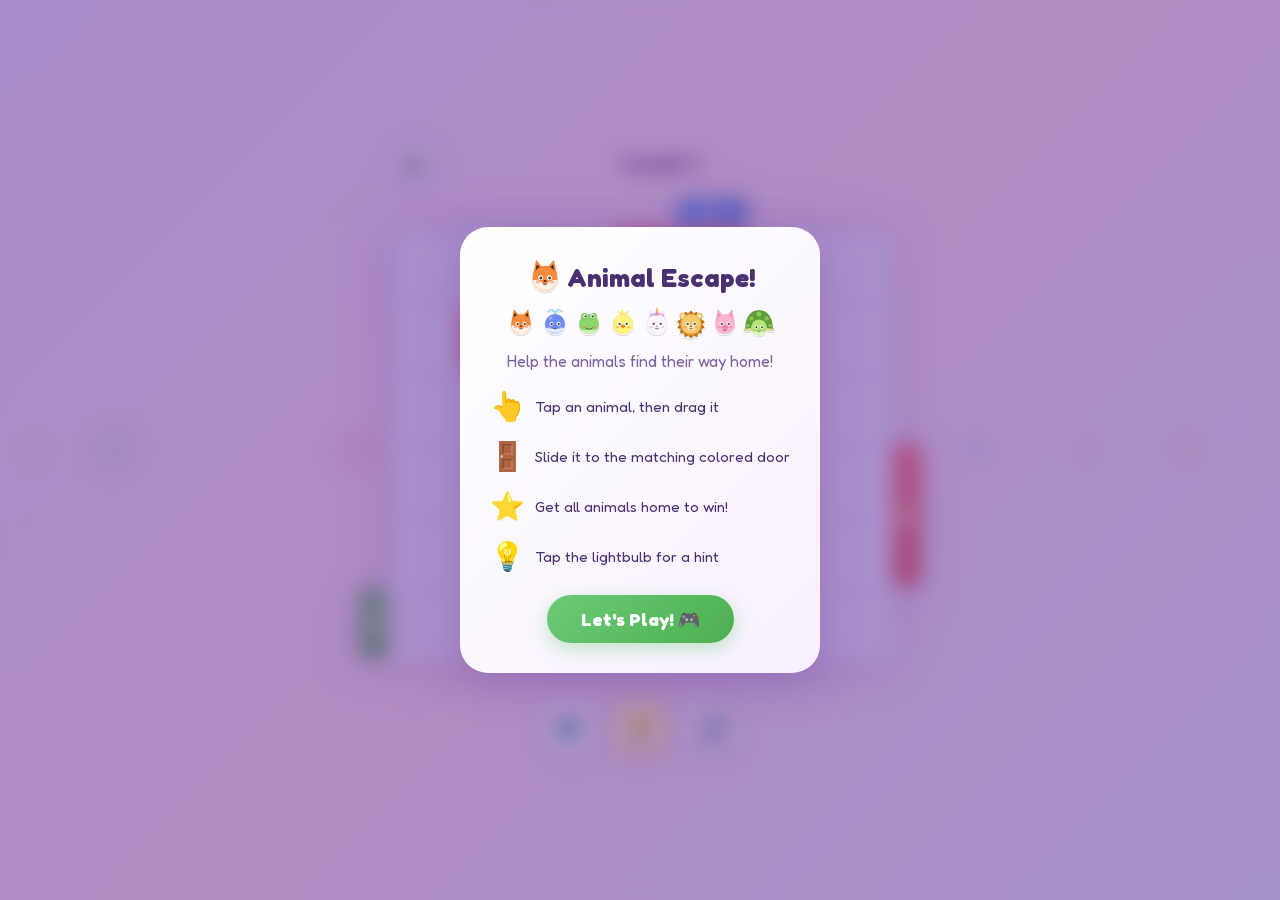
<file: index.html>
<!DOCTYPE html>
<html lang="en">
<head>
<meta charset="UTF-8">
<meta name="viewport" content="width=device-width, initial-scale=1.0, user-scalable=no, viewport-fit=cover">
<meta name="apple-mobile-web-app-capable" content="yes">
<meta name="apple-mobile-web-app-status-bar-style" content="black-translucent">
<meta name="apple-mobile-web-app-title" content="Animal Escape">
<meta name="theme-color" content="#ff6b9d">
<title>Animal Escape! 🦊</title>

<link rel="manifest" href="manifest.webmanifest">
<link rel="apple-touch-icon" sizes="180x180" href="icons/icon-180.png">
<link rel="icon" type="image/svg+xml" href="icons/icon.svg">

<link rel="stylesheet" href="css/style.css">
</head>
<body>

<div id="fw"></div>
<div id="hf">👆</div>
<div id="toast"></div>

<!-- Tutorial -->
<div id="tutorial">
  <div id="tutBox">
    <h2><span data-critter="red"></span>Animal Escape!</h2>
    <div class="tutCritters">
      <span data-critter="red"></span><span data-critter="blue"></span><span data-critter="green"></span><span data-critter="yellow"></span>
      <span data-critter="purple"></span><span data-critter="orange"></span><span data-critter="pink"></span><span data-critter="teal"></span>
    </div>
    <p>Help the animals find their way home!</p>
    <div class="tutStep"><span class="emoji">👆</span><span>Tap an animal, then drag it</span></div>
    <div class="tutStep"><span class="emoji">🚪</span><span>Slide it to the matching colored door</span></div>
    <div class="tutStep"><span class="emoji">⭐</span><span>Get all animals home to win!</span></div>
    <div class="tutStep"><span class="emoji">💡</span><span>Tap the lightbulb for a hint</span></div>
    <button id="tutBtn">Let's Play! 🎮</button>
  </div>
</div>

<!-- Level select -->
<div id="ls">
  <div id="lsb">
    <div id="lsh">
      <h2>🗺️ Choose Level</h2>
      <button id="lsx" aria-label="Close">✕</button>
    </div>
    <div id="lgrid"></div>
    <div id="lsf">
      <button id="resetAllBtn" title="Press and hold to clear all stars">🗑️ Hold to clear all stars</button>
      <button id="updateBtn" title="Get the newest version of the game">🔄 Check for update</button>
      <span id="appVersion"></span>
    </div>
  </div>
</div>

<!-- Win overlay -->
<div id="ov">
  <div id="ob">
    <div id="oe">🎉</div>
    <div id="ot">Amazing!</div>
    <div id="winStars"></div>
    <div id="winMsg"></div>
    <button id="obtn">Next Level ▶</button>
  </div>
</div>

<!-- Top bar -->
<div id="topBar">
  <button id="soundBtn" aria-label="Toggle sound">🔊</button>
  <div id="ll">Level 1</div>
  <div id="moveCount"></div>
</div>

<!-- Game -->
<div id="gc">
  <div id="bw"><div id="board"></div></div>
  <div id="ctrl">
    <button class="btn" id="mapBtn" aria-label="Levels">🗺️</button>
    <button class="btn" id="hb" aria-label="Hint">💡</button>
    <button class="btn" id="resetBtn" aria-label="Reset level">🔄</button>
  </div>
</div>

<script type="module" src="js/main.js"></script>
</body>
</html>
</file>
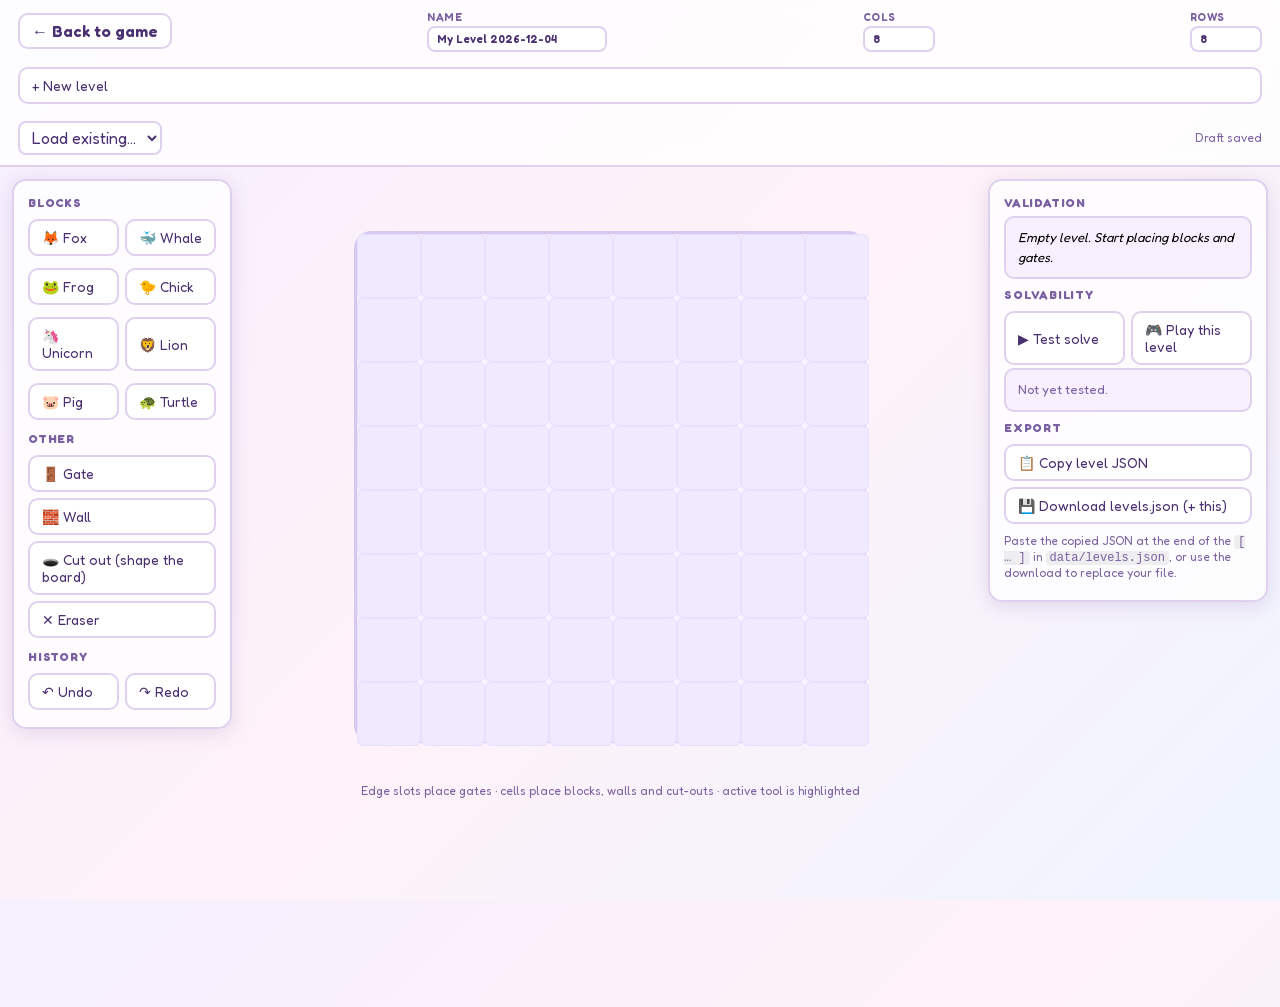
<file: editor.html>
<!DOCTYPE html>
<html lang="en">
<head>
<meta charset="UTF-8">
<meta name="viewport" content="width=1100">
<title>Animal Escape — Level Editor</title>
<link rel="stylesheet" href="css/style.css">
<link rel="stylesheet" href="css/editor.css">
</head>
<body class="editor">

<header id="topBar">
  <a id="backLink" href="index.html">← Back to game</a>
  <label class="field">Name
    <input id="levelLabel" type="text" value="My Level" maxlength="28">
  </label>
  <label class="field">Cols
    <input id="cols" type="number" min="4" max="12" value="8">
  </label>
  <label class="field">Rows
    <input id="rows" type="number" min="4" max="12" value="8">
  </label>
  <button id="newLevel" class="primary">+ New level</button>
  <select id="loadLevel">
    <option value="">Load existing…</option>
  </select>
  <span id="autosaveIndicator" class="muted">Draft saved</span>
</header>

<div id="workbench">

  <!-- Left: tools -->
  <aside id="leftPanel">
    <h3>Blocks</h3>
    <div id="colorPalette" class="toolGroup"></div>
    <div id="blockOptions" class="toolOptions" hidden>
      <label>Direction
        <select id="blockDir">
          <option value="free">Free (any)</option>
          <option value="h">Horizontal only</option>
          <option value="v">Vertical only</option>
        </select>
      </label>
      <label>Frozen
        <select id="blockIce">
          <option value="0">No</option>
          <option value="1">❄ until 1 animal is home</option>
          <option value="2">❄❄ until 2 are home</option>
          <option value="3">❄❄❄ until 3 are home</option>
        </select>
      </label>
      <label class="check"><input id="blockKey" type="checkbox"> 🔑 Carries the key</label>
      <label class="check"><input id="blockLock" type="checkbox"> 🔒 Padlocked (opens when the key is home)</label>
      <p class="hint">Click cells to build the block. Same-color cells merge. Click an existing cell to remove it.</p>
      <button id="finishBlock" class="primary">✓ Finish block</button>
      <button id="cancelBlock">Cancel</button>
    </div>

    <h3>Other</h3>
    <button class="tool" data-tool="gate">🚪 Gate</button>
    <div id="gateOptions" class="toolOptions" hidden>
      <label>Color
        <select id="gateColor"></select>
      </label>
      <label>Size
        <select id="gateSize">
          <option value="1">1 cell</option>
          <option value="2">2 cells</option>
          <option value="3">3 cells</option>
        </select>
      </label>
      <label class="check"><input id="gateLock" type="checkbox"> 🔒 Padlocked</label>
      <p class="hint">Click on an outside-edge slot to place.</p>
    </div>

    <button class="tool" data-tool="wall">🧱 Wall</button>
    <button class="tool" data-tool="hole">🕳️ Cut out (shape the board)</button>
    <button class="tool" data-tool="eraser">✕ Eraser</button>

    <h3>History</h3>
    <div class="row">
      <button id="undoBtn" title="Cmd/Ctrl + Z">↶ Undo</button>
      <button id="redoBtn" title="Cmd/Ctrl + Shift + Z">↷ Redo</button>
    </div>
  </aside>

  <!-- Center: board -->
  <main id="editorStage">
    <div id="editorWrap">
      <div id="editorBoard"></div>
    </div>
    <p class="legend muted">Edge slots place gates · cells place blocks, walls and cut-outs · active tool is highlighted</p>
  </main>

  <!-- Right: validation / actions -->
  <aside id="rightPanel">
    <h3>Validation</h3>
    <div id="validation" class="panel">Loading…</div>

    <h3>Solvability</h3>
    <div class="row">
      <button id="checkSolvable">▶ Test solve</button>
      <button id="testPlay">🎮 Play this level</button>
    </div>
    <div id="solveResult" class="panel muted">Not yet tested.</div>

    <h3>Export</h3>
    <button id="copyJson" class="primary full">📋 Copy level JSON</button>
    <button id="downloadAll" class="full">💾 Download levels.json (+ this)</button>
    <p class="hint">Paste the copied JSON at the end of the <code>[ … ]</code> in <code>data/levels.json</code>, or use the download to replace your file.</p>
  </aside>

</div>

<!-- Toast notifications -->
<div id="editorToast"></div>

<script type="module" src="js/editor/main.js"></script>
</body>
</html>
</file>
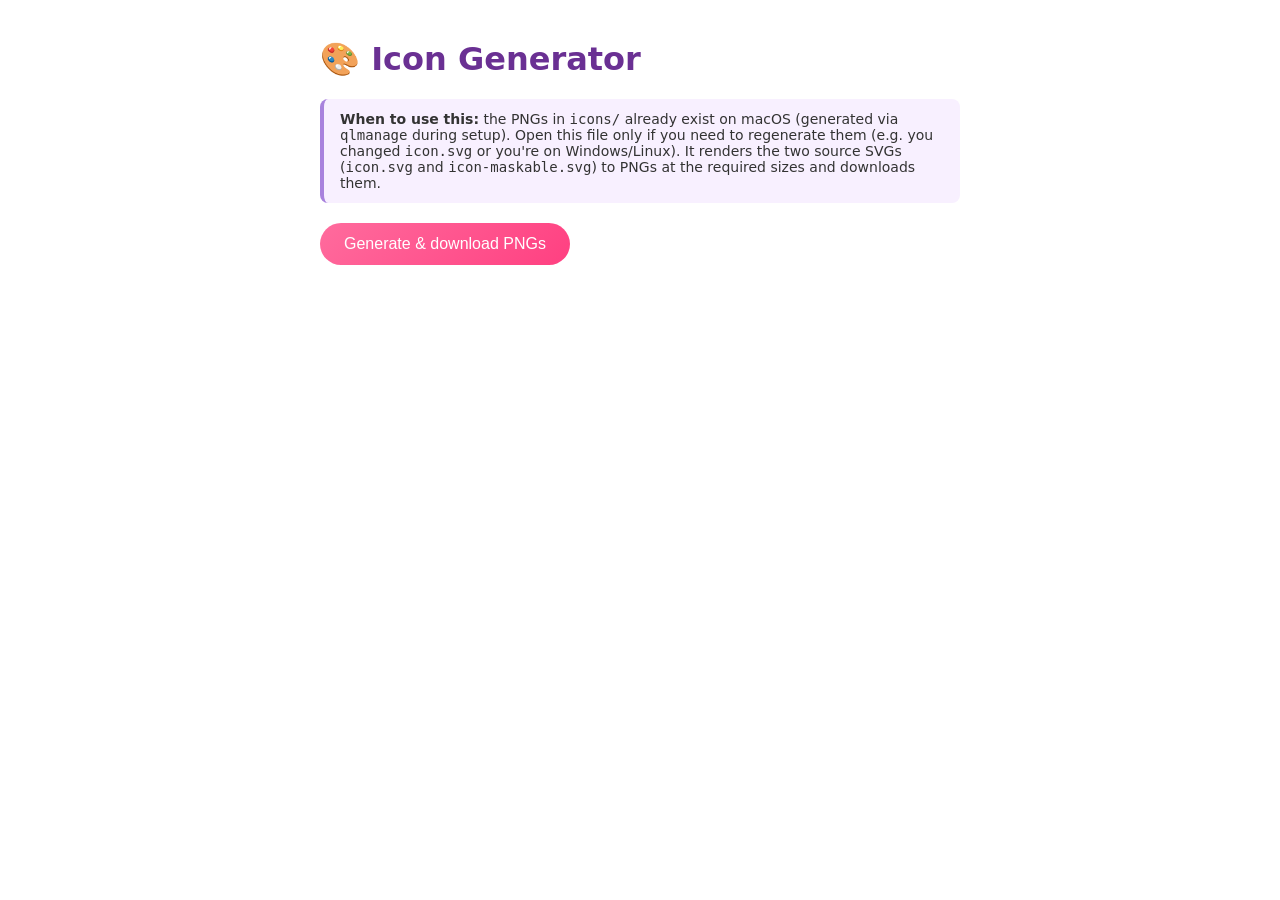
<file: icons/generate.html>
<!DOCTYPE html>
<html>
<head>
<meta charset="UTF-8">
<title>Icon Generator</title>
<style>
  body { font-family: system-ui, sans-serif; max-width: 640px; margin: 40px auto; padding: 0 20px; color: #333; }
  h1 { color: #6a3093; }
  .row { display: flex; gap: 12px; flex-wrap: wrap; margin: 20px 0; }
  canvas { border: 1px solid #ddd; border-radius: 8px; background: #fafafa; }
  button { background: linear-gradient(135deg, #ff6b9d, #ff4081); color: white; border: none; padding: 12px 24px; border-radius: 24px; font-size: 16px; cursor: pointer; }
  button:hover { transform: scale(1.04); }
  .note { background: #f8f0ff; border-left: 4px solid #a882dd; padding: 12px 16px; border-radius: 8px; font-size: 14px; }
</style>
</head>
<body>
<h1>🎨 Icon Generator</h1>
<div class="note">
  <strong>When to use this:</strong> the PNGs in <code>icons/</code> already exist on macOS (generated via <code>qlmanage</code> during setup).
  Open this file only if you need to regenerate them (e.g. you changed <code>icon.svg</code> or you're on Windows/Linux).
  It renders the two source SVGs (<code>icon.svg</code> and <code>icon-maskable.svg</code>) to PNGs at the required sizes and downloads them.
</div>
<div class="row">
  <button onclick="generate()">Generate &amp; download PNGs</button>
</div>
<div class="row" id="preview"></div>
<script>
const SIZES = [
  { src: 'icon.svg', name: 'icon-180.png', w: 180 },
  { src: 'icon.svg', name: 'icon-192.png', w: 192 },
  { src: 'icon.svg', name: 'icon-512.png', w: 512 },
  { src: 'icon-maskable.svg', name: 'icon-maskable-512.png', w: 512 },
];

async function loadSvg(path) {
  const r = await fetch(path);
  const text = await r.text();
  return 'data:image/svg+xml;charset=utf-8,' + encodeURIComponent(text);
}

async function render(src, size) {
  const url = await loadSvg(src);
  const img = new Image();
  img.crossOrigin = 'anonymous';
  img.src = url;
  await new Promise((res, rej) => { img.onload = res; img.onerror = rej; });
  const canvas = document.createElement('canvas');
  canvas.width = canvas.height = size;
  const ctx = canvas.getContext('2d');
  ctx.drawImage(img, 0, 0, size, size);
  return canvas;
}

async function generate() {
  const preview = document.getElementById('preview');
  preview.innerHTML = '';
  for (const { src, name, w } of SIZES) {
    const canvas = await render(src, w);
    preview.appendChild(canvas);
    canvas.toBlob(blob => {
      const a = document.createElement('a');
      a.href = URL.createObjectURL(blob);
      a.download = name;
      document.body.appendChild(a);
      a.click();
      a.remove();
    }, 'image/png');
  }
}
</script>
</body>
</html>
</file>
<file: css/style.css>
/* Fredoka (SIL Open Font License) — self-hosted so the game renders identically offline.
   Variable font covering weights 300–700; two unicode subsets from Google Fonts v17. */
@font-face {
  font-family: 'Fredoka';
  font-style: normal;
  font-weight: 300 700;
  font-display: swap;
  src: url('../fonts/fredoka-latin.woff2') format('woff2');
  unicode-range: U+0000-00FF, U+0131, U+0152-0153, U+02BB-02BC, U+02C6, U+02DA, U+02DC, U+0304, U+0308, U+0329, U+2000-206F, U+20AC, U+2122, U+2191, U+2193, U+2212, U+2215, U+FEFF, U+FFFD;
}
@font-face {
  font-family: 'Fredoka';
  font-style: normal;
  font-weight: 300 700;
  font-display: swap;
  src: url('../fonts/fredoka-latin-ext.woff2') format('woff2');
  unicode-range: U+0100-02BA, U+02BD-02C5, U+02C7-02CC, U+02CE-02D7, U+02DD-02FF, U+0304, U+0308, U+0329, U+1D00-1DBF, U+1E00-1E9F, U+1EF2-1EFF, U+2020, U+20A0-20AB, U+20AD-20C0, U+2113, U+2C60-2C7F, U+A720-A7FF;
}

* { box-sizing: border-box; margin: 0; padding: 0; touch-action: manipulation; }

:root {
  --bg1: #f0e6ff;
  --bg2: #ffe6f0;
  --bg3: #e6f0ff;
  --panel: #ffffffcc;
  --panel-border: #e0d0f0;
  --text: #4a3070;
  --text-light: #7a60a0;
  --accent: #ff6b9d;
  --accent2: #ffd93d;
  --accent3: #6bcb77;
  --shadow: 0 4px 20px rgba(100, 60, 150, 0.15);
}

body {
  background: linear-gradient(135deg, var(--bg1) 0%, var(--bg2) 50%, var(--bg3) 100%);
  font-family: 'Fredoka', -apple-system, BlinkMacSystemFont, sans-serif;
  height: 100dvh;
  display: flex;
  flex-direction: column;
  align-items: center;
  justify-content: center;
  overflow: hidden;
  user-select: none;
  -webkit-user-select: none;
  -webkit-tap-highlight-color: transparent;
  position: relative;
}

/* ── Background bubbles ───────────────────────────────────────── */
.bubble {
  position: fixed;
  border-radius: 50%;
  opacity: 0.25;
  pointer-events: none;
  z-index: 0;
  animation: floatBubble linear infinite;
}
@keyframes floatBubble {
  0%   { transform: translateY(100vh) scale(0.5) rotate(0deg); }
  100% { transform: translateY(-20vh) scale(1.2) rotate(360deg); }
}

/* ── Top bar ─────────────────────────────────────────────────── */
#topBar {
  display: flex;
  align-items: center;
  justify-content: space-between;
  width: 100%;
  max-width: 520px;
  padding: 6px 14px;
  z-index: 10;
  position: relative;
}
#ll { font-size: 22px; font-weight: 700; color: var(--text); text-shadow: 0 1px 0 #fff; letter-spacing: 0.5px; }
#starBar { display: flex; gap: 3px; font-size: 20px; }
#moveCount { font-size: 15px; color: var(--text-light); font-weight: 500; }

#soundBtn {
  background: var(--panel);
  border: 2px solid var(--panel-border);
  border-radius: 50%;
  width: 42px;
  height: 42px;
  font-size: 20px;
  cursor: pointer;
  display: flex;
  align-items: center;
  justify-content: center;
  box-shadow: var(--shadow);
  transition: transform 0.15s;
}
#soundBtn:active { transform: scale(0.9); }

/* ── Game container ──────────────────────────────────────────── */
#gc {
  position: relative;
  display: flex;
  flex-direction: column;
  align-items: center;
  gap: 10px;
  padding: 8px;
  width: 100%;
  max-width: 520px;
  z-index: 10;
}
/* The board is a drag surface: stop iOS treating a drag as a pan/zoom and cancelling it. */
#bw, #bw * { touch-action: none; }
#bw { position: relative; overflow: visible; filter: drop-shadow(0 6px 24px rgba(100, 50, 150, 0.2)); }
#board {
  display: grid;
  background: #f8f4ff;
  border-radius: 18px;
  border: 3px solid #d8c8f0;
  position: relative;
  box-shadow: inset 0 2px 8px rgba(100, 60, 150, 0.1);
}
.cell {
  background: #f0eaff;
  border: 1px solid #e8deff;
  border-radius: 6px;
  transition: background 0.2s;
}

/* ── Blocks ─────────────────────────────────────────────────── */
.bg {
  position: absolute;
  pointer-events: all;
  cursor: grab;
  z-index: 10;
  transition: filter 0.15s;
  will-change: transform;
  animation: idleBob 3.2s ease-in-out infinite;
}
.bg:hover { filter: brightness(1.08); }
.bg.sel {
  z-index: 20;
  cursor: grabbing;
  animation: idleBob 3.2s ease-in-out infinite, selectPulse 1.2s ease-in-out infinite;
}
.bg.drag {
  z-index: 30;
  cursor: grabbing;
  animation: none;
  filter: brightness(1.1) drop-shadow(0 6px 14px rgba(100, 50, 150, 0.35));
}
/* Bumped into something while dragging: wiggle the art (the block itself carries the drag transform). */
.bg.bump > svg, .bg.bump > .da, .bg.bump > .face { animation: bumpWobble 0.24s ease-in-out; }
@keyframes bumpWobble {
  0%, 100% { transform: rotate(0deg); }
  25%      { transform: rotate(-4deg); }
  75%      { transform: rotate(4deg); }
}
.bg.exiting {
  z-index: 40;
  pointer-events: none;
  animation: none;
  /* ease-in on opacity keeps the happy face visible for most of the exit */
  transition: transform 0.42s cubic-bezier(0.4, 0.0, 0.6, 1), opacity 0.42s ease-in, filter 0.42s ease-in;
}

@keyframes idleBob {
  0%, 100% { transform: translateY(0) rotate(0deg); }
  50%      { transform: translateY(-1.5px) rotate(0.6deg); }
}
@keyframes selectPulse {
  0%, 100% { filter: brightness(1.05) drop-shadow(0 0 6px rgba(255, 255, 255, 0.5)); }
  50%      { filter: brightness(1.18) drop-shadow(0 0 14px rgba(255, 255, 255, 0.85)); }
}

.da { position: absolute; pointer-events: none; z-index: 11; }
.da svg { width: 100%; height: 100%; display: block; }

/* ── Animal heads (drawn by js/critters.js) ─────────────────── */
.face { position: absolute; pointer-events: none; z-index: 12; }
.face .critter { display: block; width: 100%; height: 100%; overflow: visible; }
.critter { overflow: visible; }
/* Blink: the lid (same colour as the face) drops over the eye for a moment.
   Each head gets its own --blink delay so the board doesn't blink in unison. */
.critter .lid {
  transform-box: fill-box;
  transform-origin: 50% 0;
  transform: scaleY(0);
  animation: critterBlink 4.6s ease-in-out infinite;
  animation-delay: var(--blink, 0s);
}
@keyframes critterBlink {
  0%, 93%, 100% { transform: scaleY(0); }
  95.5%, 97.5%  { transform: scaleY(1); }
}

/* ── Gates ──────────────────────────────────────────────────── */
.gate {
  position: absolute;
  z-index: 5;
  display: flex;
  align-items: center;
  justify-content: center;
  font-size: 18px;
  opacity: 0.95;
  font-weight: 700;
  border-radius: 12px !important;
  animation: gateGlow 2s ease-in-out infinite alternate;
  overflow: hidden;
}
.gate::before {
  content: '';
  position: absolute;
  inset: 4px;
  border-radius: 8px;
  border: 2px dashed rgba(255, 255, 255, 0.55);
  pointer-events: none;
}
@keyframes gateGlow {
  0%   { filter: brightness(1) saturate(1); }
  100% { filter: brightness(1.18) saturate(1.1); }
}

/* ── Controls ───────────────────────────────────────────────── */
#ctrl { display: flex; gap: 14px; align-items: center; z-index: 10; }
.btn {
  background: var(--panel);
  border: 2.5px solid var(--panel-border);
  color: var(--text);
  font-size: 26px;
  width: 58px;
  height: 58px;
  border-radius: 18px;
  cursor: pointer;
  display: flex;
  align-items: center;
  justify-content: center;
  box-shadow: var(--shadow);
  transition: transform 0.12s, box-shadow 0.12s;
  font-family: inherit;
}
.btn:active { transform: scale(0.9); box-shadow: 0 2px 8px rgba(100, 60, 150, 0.1); }
#hb { background: linear-gradient(135deg, #fff8e1, #fff3cd); border-color: #ffd93d; }

/* ── Hint finger ────────────────────────────────────────────── */
#hf {
  position: fixed;
  font-size: 50px;
  pointer-events: none;
  z-index: 200;
  display: none;
  filter: drop-shadow(0 3px 8px rgba(0, 0, 0, 0.3));
}
#hf::before {
  content: '';
  position: absolute;
  inset: -18px;
  background: radial-gradient(circle, rgba(255, 107, 157, 0.45), rgba(255, 107, 157, 0));
  border-radius: 50%;
  animation: hintHalo 1.1s ease-in-out infinite;
  z-index: -1;
}
@keyframes hintHalo {
  0%, 100% { transform: scale(0.7); opacity: 0.6; }
  50%      { transform: scale(1.2); opacity: 1; }
}

/* ── Win overlay ────────────────────────────────────────────── */
#ov {
  position: fixed;
  inset: 0;
  background: rgba(100, 50, 150, 0.4);
  backdrop-filter: blur(8px);
  -webkit-backdrop-filter: blur(8px);
  display: none;
  align-items: center;
  justify-content: center;
  z-index: 300;
  flex-direction: column;
}
#ov.show { display: flex; }
#ob {
  background: linear-gradient(135deg, #fff, #f8f0ff);
  border: 3px solid var(--accent);
  border-radius: 28px;
  padding: 32px 42px;
  text-align: center;
  display: flex;
  flex-direction: column;
  align-items: center;
  gap: 14px;
  box-shadow: 0 12px 40px rgba(255, 107, 157, 0.3);
  animation: winPop 0.5s cubic-bezier(0.34, 1.56, 0.64, 1);
}
@keyframes winPop {
  0% { transform: scale(0); opacity: 0; }
  100% { transform: scale(1); opacity: 1; }
}
#oe { font-size: 72px; animation: bounce 0.6s ease infinite alternate; }
@keyframes bounce {
  from { transform: translateY(0); }
  to   { transform: translateY(-14px); }
}
#ot { font-size: 30px; font-weight: 700; color: var(--text); }
#winStars { font-size: 36px; letter-spacing: 4px; }
#winMsg { font-size: 17px; color: var(--text-light); font-weight: 500; max-width: 240px; }
#obtn {
  background: linear-gradient(135deg, var(--accent), #ff4081);
  color: white;
  font-size: 19px;
  font-weight: 700;
  padding: 14px 36px;
  border: none;
  border-radius: 50px;
  cursor: pointer;
  box-shadow: 0 6px 18px rgba(255, 107, 157, 0.4);
  transition: transform 0.12s;
  font-family: inherit;
}
#obtn:active { transform: scale(0.95); }

/* ── Fireworks & particles ──────────────────────────────────── */
#fw {
  position: fixed;
  inset: 0;
  pointer-events: none;
  z-index: 250;
  overflow: hidden;
}
.sp {
  position: absolute;
  border-radius: 50%;
  animation: sf linear forwards;
}
@keyframes sf {
  0%   { opacity: 1; transform: translate(0, 0) scale(1); }
  100% { opacity: 0; transform: translate(var(--tx), var(--ty)) scale(0.2); }
}
.exitBurst {
  position: absolute;
  border-radius: 50%;
  pointer-events: none;
  animation: exitBurst 0.55s ease-out forwards;
}
@keyframes exitBurst {
  0%   { opacity: 1; transform: translate(0, 0) scale(1); }
  100% { opacity: 0; transform: translate(var(--bx), var(--by)) scale(0.3); }
}
.an {
  position: fixed;
  font-size: 80px;
  animation: ap 2.2s ease forwards;
  pointer-events: none;
  z-index: 260;
  filter: drop-shadow(0 4px 12px rgba(0, 0, 0, 0.2));
}
@keyframes ap {
  0%   { transform: scale(0) rotate(-20deg); opacity: 0; }
  30%  { transform: scale(1.2) rotate(5deg); opacity: 1; }
  60%  { transform: scale(1) rotate(0); opacity: 1; }
  100% { transform: scale(1.1) rotate(-5deg) translateY(-30px); opacity: 0; }
}

/* ── Toast ──────────────────────────────────────────────────── */
#toast {
  position: fixed;
  top: 18%;
  left: 50%;
  transform: translateX(-50%) translateY(-20px);
  background: linear-gradient(135deg, #fff, #fff8e1);
  border: 2px solid var(--accent2);
  border-radius: 20px;
  padding: 10px 22px;
  font-size: 18px;
  font-weight: 600;
  color: var(--text);
  box-shadow: 0 6px 20px rgba(255, 217, 61, 0.3);
  opacity: 0;
  pointer-events: none;
  z-index: 280;
  transition: opacity 0.3s, transform 0.3s;
  white-space: nowrap;
}
#toast.show {
  opacity: 1;
  transform: translateX(-50%) translateY(0);
}

/* ── Level select ───────────────────────────────────────────── */
#ls {
  position: fixed;
  inset: 0;
  background: rgba(100, 50, 150, 0.4);
  backdrop-filter: blur(8px);
  -webkit-backdrop-filter: blur(8px);
  display: none;
  align-items: flex-start;
  justify-content: center;
  z-index: 400;
  overflow-y: auto;
  padding: 20px 12px 30px;
}
#ls.show { display: flex; }
#lsb {
  width: 100%;
  max-width: 500px;
  background: linear-gradient(135deg, #fff, #f8f0ff);
  border-radius: 24px;
  padding: 24px;
  box-shadow: 0 12px 40px rgba(100, 50, 150, 0.2);
}
#lsh {
  display: flex;
  align-items: center;
  justify-content: space-between;
  margin-bottom: 16px;
}
#lsh h2 { color: var(--text); font-size: 22px; font-weight: 700; }
#lsx {
  background: var(--panel);
  border: 2px solid var(--panel-border);
  color: var(--text);
  font-size: 20px;
  width: 40px;
  height: 40px;
  border-radius: 50%;
  cursor: pointer;
  display: flex;
  align-items: center;
  justify-content: center;
  font-family: inherit;
}
#lgrid {
  display: grid;
  grid-template-columns: repeat(5, 1fr);
  gap: 10px;
}
#lsf {
  display: flex;
  justify-content: center;
  margin-top: 18px;
  padding-top: 14px;
  border-top: 2px dashed var(--panel-border);
}
#lsf { flex-wrap: wrap; gap: 10px; align-items: center; }
#appVersion { flex-basis: 100%; text-align: center; font-size: 12px; color: var(--text-light); }
#resetAllBtn, #updateBtn {
  background: var(--panel);
  border: 2px solid var(--panel-border);
  color: var(--text-light);
  font-size: 14px;
  font-weight: 600;
  padding: 9px 18px;
  border-radius: 50px;
  cursor: pointer;
  font-family: inherit;
  transition: transform 0.12s, color 0.12s, border-color 0.12s;
}
/* Press-and-hold to reset: a fill sweeps across while held (see main.js). */
#resetAllBtn { position: relative; overflow: hidden; isolation: isolate; touch-action: none; -webkit-touch-callout: none; }
#resetAllBtn::before {
  content: '';
  position: absolute;
  inset: 0;
  z-index: -1;
  background: var(--accent);
  opacity: 0.3;
  transform: scaleX(0);
  transform-origin: left center;
  transition: transform 0.2s ease-out;
}
#resetAllBtn.holding::before { transform: scaleX(1); transition: transform 2s linear; }
#resetAllBtn:hover, #updateBtn:hover { color: var(--accent); border-color: var(--accent); }
#resetAllBtn:active, #updateBtn:active { transform: scale(0.95); }
#updateBtn:disabled { opacity: 0.7; }
.lv {
  aspect-ratio: 1;
  border-radius: 16px;
  display: flex;
  flex-direction: column;
  align-items: center;
  justify-content: center;
  cursor: pointer;
  font-weight: 700;
  font-size: 14px;
  transition: transform 0.12s;
  position: relative;
  border: 2.5px solid;
}
.lv:active { transform: scale(0.92); }
.lv.done { background: linear-gradient(135deg, #e8f5e9, #c8e6c9); border-color: var(--accent3); color: #2e7d32; }
.lv.open { background: linear-gradient(135deg, #fff, #f8f0ff); border-color: var(--accent); color: var(--text); }
.lv.lock { background: #f5f0ff; border-color: #e0d8f0; color: #c0b0d8; cursor: default; }
.lv.cur  { box-shadow: 0 0 0 3px var(--accent), 0 4px 12px rgba(255, 107, 157, 0.3) !important; }
.lv .ck     { position: absolute; top: 3px; right: 5px; font-size: 10px; }
.lv .lnum   { font-size: 16px; font-weight: 700; }
.lv .lstars { font-size: 9px; margin-top: 2px; }

/* ── Walls ──────────────────────────────────────────────────── */
.wall-cell {
  background:
    radial-gradient(circle at 30% 30%, #c8b8dc, transparent 40%),
    radial-gradient(circle at 70% 70%, #b8a0d0, transparent 45%),
    linear-gradient(135deg, #d8c8f0, #b8a0d0) !important;
  border-color: #a890c0 !important;
  position: relative;
  overflow: hidden;
  box-shadow:
    inset 0 1px 2px rgba(255, 255, 255, 0.4),
    inset 0 -1px 2px rgba(80, 50, 120, 0.25);
}
.wall-cell::before {
  content: '';
  position: absolute;
  inset: 0;
  background-image:
    linear-gradient(90deg, transparent 49%, rgba(100, 70, 140, 0.2) 49%, rgba(100, 70, 140, 0.2) 51%, transparent 51%),
    linear-gradient(0deg, transparent 49%, rgba(100, 70, 140, 0.18) 49%, rgba(100, 70, 140, 0.18) 51%, transparent 51%);
  background-size: 50% 50%;
  opacity: 0.4;
}

/* ── Shaped boards ──────────────────────────────────────────── */
/* A board with holes drops the rectangular frame; an SVG outline traced
   around its cells (render.js boardShapeSVG) draws the shape instead. */
#board.shaped {
  background: transparent;
  border-color: transparent;
  box-shadow: none;
}
.board-shape {
  /* First child of the board and no z-index: the (positioned) cells after it paint on top. */
  position: absolute;
  left: -3px;
  top: -3px;
  pointer-events: none;
  overflow: visible;
}
#board.shaped .cell { position: relative; }
.hole-cell { visibility: hidden; }

/* ── Frozen animals ─────────────────────────────────────────── */
.ice { position: absolute; left: 0; top: 0; pointer-events: none; z-index: 13; }
.ice svg { display: block; }
.ice.melting { animation: iceMelt 0.62s ease-in forwards; }
@keyframes iceMelt {
  0%   { opacity: 1; transform: scale(1); filter: blur(0); }
  30%  { opacity: 1; transform: scale(1.04); }
  100% { opacity: 0; transform: scale(1.12); filter: blur(3px); }
}
.pips {
  position: absolute;
  display: flex;
  gap: 1px;
  transform: translateX(-50%);
  pointer-events: none;
  z-index: 14;
}
.pip { width: var(--ps); height: var(--ps); }
.pip svg { display: block; width: 100%; height: 100%; }
.pip.gone { animation: pipPop 0.45s ease-out forwards; }
@keyframes pipPop {
  0%   { transform: scale(1); opacity: 1; }
  40%  { transform: scale(1.45) rotate(30deg); opacity: 1; }
  100% { transform: scale(0.2) rotate(60deg); opacity: 0; width: 0; }
}
.pips.melting { animation: iceMelt 0.62s ease-in forwards; }
.pips.pulse .pip:not(.gone) { animation: pipPulse 0.35s ease-in-out 2; }
@keyframes pipPulse {
  0%, 100% { transform: scale(1); }
  50%      { transform: scale(1.35); }
}

/* ── Keys and padlocks ──────────────────────────────────────── */
.badge { position: absolute; pointer-events: none; z-index: 15; }
.badge svg { display: block; width: 100%; height: 100%; overflow: visible; }
.gate-lock { z-index: 6; }
.block-key { animation: keyBob 2.4s ease-in-out infinite; transform-origin: 50% 50%; }
@keyframes keyBob {
  0%, 100% { transform: rotate(-6deg); }
  50%      { transform: rotate(6deg) translateY(-1px); }
}
.block-key.glint { animation: keyGlint 0.55s ease-in-out 2; }
@keyframes keyGlint {
  0%, 100% { transform: scale(1); filter: brightness(1); }
  50%      { transform: scale(1.4) rotate(-10deg); filter: brightness(1.3) drop-shadow(0 0 6px #fff3a0); }
}
.badge.pulse { animation: pipPulse 0.35s ease-in-out 2; }
.badge.opening { animation: lockOpen 0.9s ease-out forwards; }
@keyframes lockOpen {
  0%   { transform: scale(1); opacity: 1; }
  25%  { transform: scale(1.3) rotate(-8deg); opacity: 1; }
  60%  { transform: scale(1.2) translateY(-6px); opacity: 1; }
  100% { transform: scale(0.6) translateY(-18px); opacity: 0; }
}
/* Padlocked animals and doors look a little sleepy until the key is home. */
.bg.locked > svg, .bg.locked > .face { filter: saturate(0.55) brightness(0.97); transition: filter 0.4s; }
.gate { transition: filter 0.4s; }
.gate.locked { filter: saturate(0.45) brightness(0.95); }
/* Pressed while it can't move yet: a shiver of the art (the block itself carries the drag transform). */
.bg.shiver > svg, .bg.shiver > .da, .bg.shiver > .face, .bg.shiver > .ice, .bg.shiver > .badge {
  animation: shiver 0.5s ease-in-out;
}
@keyframes shiver {
  0%, 100% { transform: translateX(0); }
  15%, 55% { transform: translateX(-2.5px); }
  35%, 75% { transform: translateX(2.5px); }
}

/* ── Tutorial ───────────────────────────────────────────────── */
#tutorial {
  position: fixed;
  inset: 0;
  background: rgba(100, 50, 150, 0.5);
  backdrop-filter: blur(10px);
  -webkit-backdrop-filter: blur(10px);
  display: none;
  align-items: center;
  justify-content: center;
  z-index: 500;
  flex-direction: column;
}
#tutorial.show { display: flex; }
#tutBox {
  background: linear-gradient(135deg, #fff, #f8f0ff);
  border-radius: 28px;
  padding: 30px;
  max-width: 360px;
  width: 90%;
  text-align: center;
  box-shadow: 0 12px 40px rgba(100, 50, 150, 0.25);
  animation: winPop 0.5s cubic-bezier(0.34, 1.56, 0.64, 1);
}
#tutBox h2 { font-size: 26px; color: var(--text); margin-bottom: 10px; }
#tutBox p { font-size: 16px; color: var(--text-light); line-height: 1.5; margin-bottom: 8px; }
.tutStep {
  display: flex;
  align-items: center;
  gap: 10px;
  padding: 8px 0;
  font-size: 15px;
  color: var(--text);
}
.tutStep .emoji { font-size: 28px; }
#tutBox h2 .critter { width: 40px; height: 40px; vertical-align: -10px; margin-right: 2px; }
.tutCritters { display: flex; justify-content: center; flex-wrap: wrap; gap: 2px; margin: 4px 0 10px; }
.tutCritters .critter { width: 32px; height: 32px; }
#tutBtn {
  background: linear-gradient(135deg, var(--accent3), #4caf50);
  color: white;
  font-size: 18px;
  font-weight: 700;
  padding: 13px 34px;
  border: none;
  border-radius: 50px;
  cursor: pointer;
  box-shadow: 0 6px 18px rgba(107, 203, 119, 0.4);
  margin-top: 14px;
  font-family: inherit;
  transition: transform 0.12s;
}
#tutBtn:active { transform: scale(0.95); }

/* Accessibility: respect reduced-motion preference */
@media (prefers-reduced-motion: reduce) {
  .bg, .bg.sel, .gate, #oe, #hf::before, .bubble, .bg.bump > svg, .bg.bump > .da, .bg.bump > .face, .critter .lid,
  .block-key, .bg.shiver > *, .pips.pulse .pip, .badge.pulse, .block-key.glint {
    animation: none !important;
  }
}
</file>
<file: css/editor.css>
/* Editor layout — overrides/additions to style.css */
body.editor {
  display: block;
  height: 100dvh;
  overflow: hidden;
  background: linear-gradient(135deg, #f5efff 0%, #fff2f8 50%, #eef4ff 100%);
}

#topBar {
  display: flex;
  align-items: center;
  gap: 12px;
  padding: 10px 18px;
  background: #fffc;
  border-bottom: 2px solid var(--panel-border);
  backdrop-filter: blur(8px);
  max-width: none;
  flex-wrap: wrap;
}
#topBar a#backLink {
  color: var(--text);
  text-decoration: none;
  font-weight: 600;
  padding: 6px 12px;
  border-radius: 10px;
  background: #fff;
  border: 2px solid var(--panel-border);
}
#topBar a#backLink:hover { filter: brightness(1.05); }
#topBar .field {
  display: flex;
  flex-direction: column;
  font-size: 11px;
  color: var(--text-light);
  font-weight: 600;
  text-transform: uppercase;
  letter-spacing: 0.5px;
}
#topBar input, #topBar select {
  font: inherit;
  font-family: 'Fredoka', sans-serif;
  border: 2px solid var(--panel-border);
  border-radius: 8px;
  padding: 4px 8px;
  background: #fff;
  color: var(--text);
  margin-top: 2px;
}
#topBar #levelLabel { min-width: 180px; }
#topBar #cols, #topBar #rows { width: 72px; }
.muted { color: var(--text-light); font-size: 12px; }

#workbench {
  display: grid;
  grid-template-columns: 220px 1fr 280px;
  gap: 12px;
  padding: 12px;
  height: calc(100dvh - 60px);
  align-items: start;
}

#leftPanel, #rightPanel {
  background: #fffc;
  border: 2px solid var(--panel-border);
  border-radius: 14px;
  padding: 14px;
  overflow-y: auto;
  max-height: calc(100dvh - 90px);
  box-shadow: var(--shadow);
}
#leftPanel h3, #rightPanel h3 {
  font-size: 12px;
  color: var(--text-light);
  text-transform: uppercase;
  letter-spacing: 0.8px;
  margin: 8px 0 6px;
}
#leftPanel h3:first-child, #rightPanel h3:first-child { margin-top: 0; }

/* Buttons */
#workbench button, #topBar button {
  font: inherit;
  font-family: 'Fredoka', sans-serif;
  border: 2px solid var(--panel-border);
  background: #fff;
  color: var(--text);
  border-radius: 10px;
  padding: 8px 12px;
  cursor: pointer;
  transition: transform 0.12s, box-shadow 0.12s, filter 0.12s;
  font-size: 14px;
  margin: 3px 0;
  width: 100%;
  text-align: left;
}
#workbench button:hover, #topBar button:hover {
  filter: brightness(1.05);
}
#workbench button:active { transform: scale(0.97); }
button.primary {
  background: linear-gradient(135deg, var(--accent), #ff4081);
  color: #fff;
  border-color: #ff4081;
  font-weight: 700;
}
button.full { width: 100%; }
.row {
  display: flex;
  gap: 6px;
}
.row button { margin: 0; flex: 1; }

/* Tool palette */
.toolGroup {
  display: grid;
  grid-template-columns: 1fr 1fr;
  gap: 6px;
  margin-bottom: 8px;
}
.toolGroup button.colorTool {
  font-size: 14px;
  padding: 8px 6px;
  margin: 0;
  border-width: 3px;
}
.toolGroup button.colorTool.active,
.tool.active {
  border-color: var(--accent) !important;
  box-shadow: 0 0 0 2px var(--accent), 0 4px 12px rgba(255, 107, 157, 0.3);
  transform: scale(1.02);
}
button.colorTool[data-color="red"]    { background: #ff6b6b22; }
button.colorTool[data-color="blue"]   { background: #54a0ff22; }
button.colorTool[data-color="green"]  { background: #6bcb7722; }
button.colorTool[data-color="yellow"] { background: #ffd93d22; }
button.colorTool[data-color="purple"] { background: #a882dd22; }
button.colorTool[data-color="orange"] { background: #ff9f4322; }
button.colorTool[data-color="pink"]   { background: #ff6b9d22; }
button.colorTool[data-color="teal"]   { background: #48dbfb22; }

.tool {
  font-size: 14px;
  padding: 10px 12px;
  border-width: 2.5px;
  margin: 4px 0;
}

/* Tool option panels */
.toolOptions {
  background: #f8f0ff;
  border: 2px dashed var(--panel-border);
  border-radius: 10px;
  padding: 10px;
  margin: 4px 0;
  font-size: 13px;
}
.toolOptions label {
  display: block;
  margin-bottom: 6px;
  color: var(--text);
  font-weight: 600;
}
.toolOptions select {
  width: 100%;
  font: inherit;
  font-family: 'Fredoka', sans-serif;
  padding: 4px 8px;
  border: 2px solid var(--panel-border);
  border-radius: 6px;
  background: #fff;
  margin-top: 2px;
}
.toolOptions p.hint {
  color: var(--text-light);
  font-size: 12px;
  margin: 8px 0;
  line-height: 1.4;
}

/* Board stage */
#editorStage {
  display: flex;
  flex-direction: column;
  align-items: center;
  justify-content: flex-start;
  padding-top: 20px;
}
#editorWrap {
  position: relative;
  padding: 32px;
  /* generous padding so edge gate slots are visible */
}
#editorBoard {
  display: grid;
  background: #f8f4ff;
  border-radius: 18px;
  border: 3px solid #d8c8f0;
  position: relative;
  box-shadow: inset 0 2px 8px rgba(100, 60, 150, 0.1);
}
#editorBoard .cell {
  background: #f0eaff;
  border: 1px solid #e8deff;
  border-radius: 6px;
  cursor: pointer;
  transition: background 0.1s;
  position: relative;
}
#editorBoard .cell:hover {
  background: #e8dfff;
}
#editorBoard .cell.wall-cell {
  cursor: pointer;
}
/* Shaped boards: the outline comes from the game's board-shape SVG; cut-out
   cells stay visible as dashed ghosts so they can be clicked back in. */
#editorBoard.shaped { background: transparent; border-color: transparent; box-shadow: none; }
#editorBoard .cell.hole-cell {
  visibility: visible;
  background: transparent;
  border: 1px dashed #d4c4ea;
}
#editorBoard .cell.hole-cell:hover { background: rgba(232, 223, 255, 0.5); }
.toolOptions label.check { display: flex; align-items: center; gap: 6px; font-weight: 600; }
.toolOptions label.check input { width: auto; margin: 0; }
#editorBoard .cell.pending {
  outline: 3px dashed var(--accent);
  outline-offset: -3px;
  background: #ffe0ee;
}
#editorBoard .edgeSlot {
  position: absolute;
  background: repeating-linear-gradient(45deg, #e8dff5, #e8dff5 4px, #d8c8f0 4px, #d8c8f0 8px);
  border: 2px dashed #a888c8;
  border-radius: 4px;
  cursor: pointer;
  opacity: 0.4;
  transition: opacity 0.12s;
}
#editorBoard .edgeSlot:hover { opacity: 1; }
#editorBoard .gate {
  cursor: pointer;
  pointer-events: auto;
}
#editorBoard .gate:hover { filter: brightness(1.1); }
#editorBoard .bg { cursor: pointer; animation: none; }
#editorBoard .bg:hover { filter: brightness(1.08); }
#editorBoard .bg.selected { outline: 3px solid var(--accent); outline-offset: 2px; border-radius: 12px; }
.legend { margin-top: 8px; }

/* Validation + solver panels */
.panel {
  background: #f8f0ff;
  border: 2px solid var(--panel-border);
  border-radius: 10px;
  padding: 10px 12px;
  font-size: 13px;
  line-height: 1.5;
  min-height: 44px;
}
.panel.ok {
  background: #e8f5e9;
  border-color: var(--accent3);
  color: #2e7d32;
}
.panel.warn {
  background: #fff3e0;
  border-color: #ffb74d;
  color: #e65100;
}
.panel ul {
  margin: 4px 0 0 18px;
  padding: 0;
}
.panel li { margin: 2px 0; }
.panel code {
  background: #fff;
  padding: 0 4px;
  border-radius: 3px;
  font-family: ui-monospace, SF Mono, Menlo, monospace;
  font-size: 12px;
}

code {
  background: rgba(0,0,0,0.06);
  padding: 0 4px;
  border-radius: 3px;
  font-family: ui-monospace, SF Mono, Menlo, monospace;
  font-size: 12px;
}

.hint {
  color: var(--text-light);
  font-size: 12px;
  margin: 6px 0;
}

/* Toast */
#editorToast {
  position: fixed;
  bottom: 24px;
  left: 50%;
  transform: translateX(-50%) translateY(20px);
  background: linear-gradient(135deg, #fff, #f8f0ff);
  border: 2px solid var(--accent);
  border-radius: 14px;
  padding: 12px 22px;
  font-size: 15px;
  font-weight: 600;
  color: var(--text);
  box-shadow: 0 8px 24px rgba(100, 60, 150, 0.2);
  opacity: 0;
  pointer-events: none;
  transition: opacity 0.25s, transform 0.25s;
  z-index: 100;
}
#editorToast.show {
  opacity: 1;
  transform: translateX(-50%) translateY(0);
}

/* Tablet-width fallback — editor isn't really mobile-friendly but don't break it */
@media (max-width: 900px) {
  #workbench {
    grid-template-columns: 1fr;
    grid-template-rows: auto 1fr auto;
  }
  #leftPanel, #rightPanel {
    max-height: none;
  }
}
</file>
